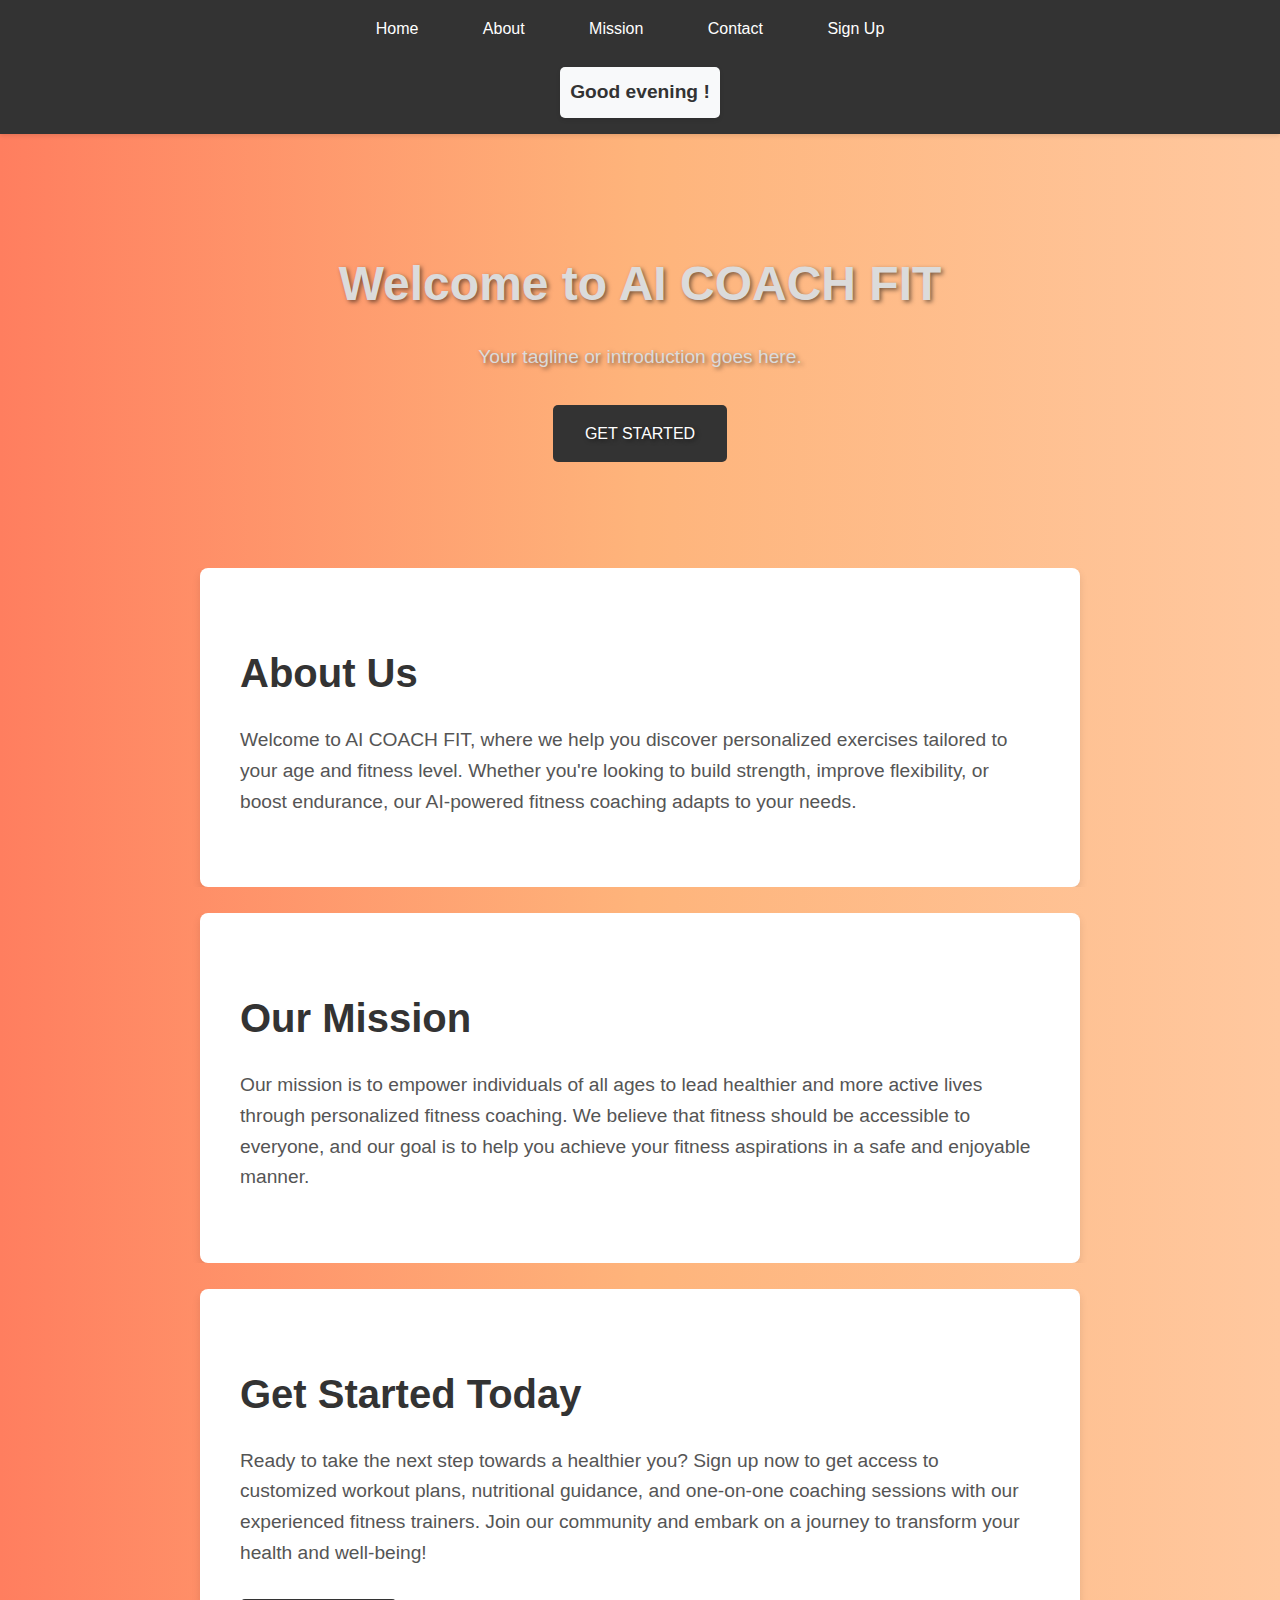
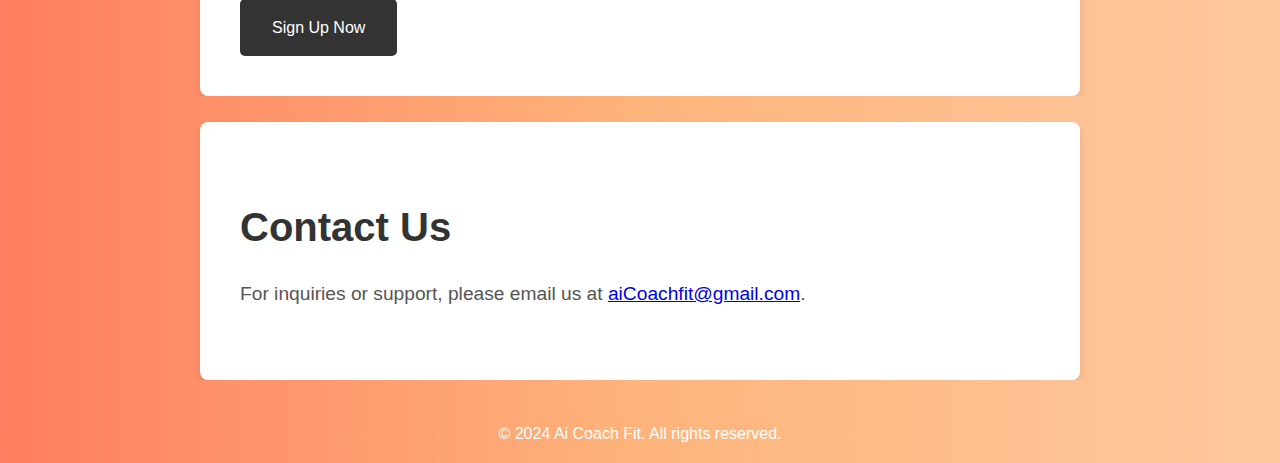
<file: index.html>
<!DOCTYPE html>
<html lang="en">
<head>
    <meta charset="UTF-8">
    <meta name="viewport" content="width=device-width, initial-scale=1.0">
    <title>Home Page</title>
    <link rel="stylesheet" href="style.css">
</head>
<body>
    <header>
        <nav>
            <ul class="navbar">
                <li><a href="#home">Home</a></li>
                <li><a href="#about">About</a></li>
                <li><a href="#Mission">Mission</a></li>
                <li><a href="#contact">Contact</a></li>
                <li class="signup"><a href="signup.html">Sign Up</a></li><br><br>
                <li id="time"><span id="greeting"></span></li>
            </ul>
        </nav>
    </header>

    <section id="home" class="hero">
        <div class="hero-content">
            <h1>Welcome to AI COACH FIT</h1>
            <p>Your tagline or introduction goes here.</p>
            <a href="signup.html" class="btn">GET STARTED</a>
        </div>
    </section>
    <br>
    <section id="about" class="section">
        <div class="section-content">
            <h2>About Us</h2>
            <p>Welcome to AI COACH FIT, where we help you discover personalized exercises tailored to your age and fitness level. Whether you're looking to build strength, improve flexibility, or boost endurance, our AI-powered fitness coaching adapts to your needs.</p>

        </div>
    </section>
    <br>
    <section id="Mission" class="section">
        <div class="section-content">
        <h2>Our Mission</h2>
        <p>Our mission is to empower individuals of all ages to lead healthier and more active lives through personalized fitness coaching. We believe that fitness should be accessible to everyone, and our goal is to help you achieve your fitness aspirations in a safe and enjoyable manner.</p>
        </div>
    </section>
    <br>
    <section id="#" class="section">
        <div class="section-content">
        <h2>Get Started Today</h2>
        <p>Ready to take the next step towards a healthier you? Sign up now to get access to customized workout plans, nutritional guidance, and one-on-one coaching sessions with our experienced fitness trainers. Join our community and embark on a journey to transform your health and well-being!</p>
        <a href="signup.html" class="btn">Sign Up Now</a>
        </div>
    </section>
    <br>
    <section id="contact" class="section">
        <div class="section-content">
            <h2>Contact Us</h2>
            <p>For inquiries or support, please email us at <a href="mailto:aiCoachfit@gmail.com">aiCoachfit@gmail.com</a>.</p>
        </div>
    </section>
    <br>
    <footer>
        <div style="text-align: center;"class="copyright">
            <p>&copy; 2024 Ai Coach Fit. All rights reserved.</p>
        </div>
    </footer>
    <script>
        document.addEventListener('DOMContentLoaded', function() {
            const date = new Date();
            const hour = date.getHours();

            let greeting = '';
            if (hour >= 5 && hour < 12) {
                greeting = 'Good morning !';
            } else if (hour >= 12 && hour < 18) {
                greeting = 'Good afternoon !';
            } else {
                greeting = 'Good evening !';
            }

            document.getElementById('greeting').textContent = greeting;
        });
    </script>
</body>
</html>
</file>
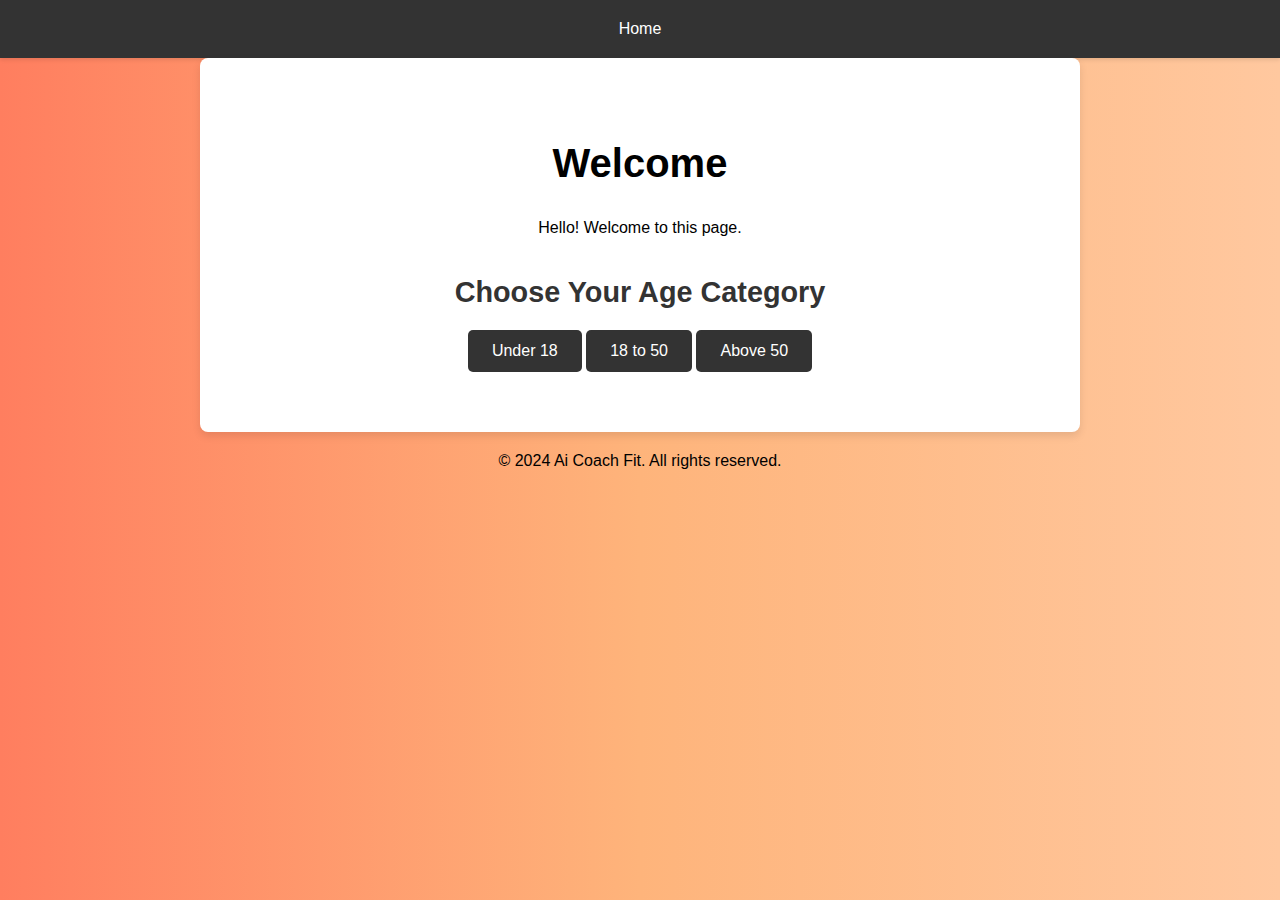
<file: main.html>
<!DOCTYPE html>
<html lang="en">
<head>
    <meta charset="UTF-8">
    <meta name="viewport" content="width=device-width, initial-scale=1.0">
    <link rel="stylesheet" href="styless.css">
    <title>Welcome Page</title>
</head>
<body>
    <header>
        <nav>
            <ul class="navbar">
                <li><a href="index.html">Home</a></li>
            </ul>
        </nav>
    </header>

    <div class="container">
        <h2 class="welcomeMessage">Welcome</h2>
        <div id="welcomeMessage"></div>

        <h3>Choose Your Age Category</h3>
        <div class="age-buttons">
            <button onclick="showCategory('under18')">Under 18</button>
            <button onclick="showCategory('18to50')">18 to 50</button>
            <button onclick="showCategory('above50')">Above 50</button>
        </div>

        <section id="under18" class="hiddenSection">
            <h3>Exercises for Under 18</h3>
            <p>Explore age-appropriate exercises to maintain fitness and promote healthy growth for individuals under 18 years old.</p>
            <br>
            <h4>Exercises:</h4>
            <br>
            <ul>
                <li>Running or Jogging</li>
                <li>Jump Rope</li>
                <li>Cycling</li>
                <li>Dancing</li>
                <li>Swimming</li>
                <li>Bodyweight Exercises: Push-ups, squats, lunges, planks</li>
                <li>Yoga or Pilates for flexibility</li>
            </ul>
            <br>
            <h4>Healthy Foods:</h4>
            <br>
            <ul>
                <li>Fruits: Apples, bananas, berries</li>
                <li>Vegetables: Carrots, broccoli, spinach</li>
                <li>Lean Proteins: Chicken, fish, tofu</li>
                <li>Whole Grains: Brown rice, quinoa, whole wheat bread</li>
                <li>Dairy or Alternatives: Greek yogurt, almond milk</li>
                <li>Snacks: Nuts, seeds, hummus with veggies</li>
            </ul>
            <br>
            <p>For individuals under 18, it's crucial to focus on building a strong foundation for overall health and fitness. At this age, emphasis should be placed on regular physical activity that promotes growth, development, and endurance. Incorporating a variety of exercises like running, cycling, swimming, and bodyweight movements (such as push-ups, squats, and planks) helps to enhance cardiovascular health, muscular strength, and flexibility. It's important to prioritize proper form and technique to prevent injury and ensure optimal growth. Additionally, maintaining a balanced diet rich in fruits, vegetables, lean proteins, whole grains, and healthy snacks provides essential nutrients to support growth and development. By adopting healthy habits early on, individuals can establish a solid foundation for lifelong wellness and physical fitness.</p>
        </section>

        <section id="18to50" class="hiddenSection">
            <h3>Exercises for 18 to 50</h3>
            <p>Discover a variety of exercises suitable for adults aged 18 to 50 years to enhance strength, flexibility, and cardiovascular health.</p>
            <p>Individuals in this age group should focus on a balanced fitness routine that includes:</p>
            <ul>
                <li><strong>Strength Training:</strong> Incorporate resistance exercises like weightlifting, bodyweight workouts, and resistance band exercises to build and maintain muscle mass.</li>
                <li><strong>Cardiovascular Exercises:</strong> Engage in activities such as brisk walking, jogging, cycling, or dancing to improve heart health and endurance.</li>
                <li><strong>Flexibility and Mobility:</strong> Include stretching, yoga, or Pilates to maintain flexibility and joint mobility.</li>
            </ul>
            <p>Additionally, maintain a well-rounded diet rich in the following foods:</p>
            <ul>
                <li><strong>Lean Proteins:</strong> Chicken breast, turkey, fish, tofu, lentils, beans</li>
                <li><strong>Whole Grains:</strong> Brown rice, quinoa, oats, whole wheat bread</li>
                <li><strong>Fruits and Vegetables:</strong> Spinach, broccoli, berries, apples, oranges</li>
                <li><strong>Healthy Fats:</strong> Avocado, nuts, seeds, olive oil</li>
                <li><strong>Dairy or Dairy Alternatives:</strong> Greek yogurt, almond milk, cheese (in moderation)</li>
                <li><strong>Hydration:</strong> Drink plenty of water throughout the day</li>
            </ul><br>
            <p>For adults aged 18 to 50, prioritizing a balanced fitness routine is essential for overall well-being. This age group should emphasize a combination of strength training, cardiovascular exercises, and flexibility/mobility work. Strength training helps build and maintain muscle mass, which is important for metabolism and bone health. Cardiovascular exercises such as brisk walking, jogging, or cycling improve heart health and endurance. Additionally, incorporating flexibility and mobility exercises like stretching or yoga helps maintain joint health and range of motion. Alongside physical activity, a nutritious diet rich in lean proteins, whole grains, fruits, vegetables, healthy fats, and adequate hydration supports optimal health and energy levels.</p>
        </section>

        <section id="above50" class="hiddenSection">
            <h3>Exercises for Above 50</h3>
            <p>Find gentle yet effective exercises tailored for individuals above 50 years old to improve mobility, balance, and overall well-being.</p>
            <h4>Recommended Exercises</h4>
            <ul>
                <li>Walking or brisk walking</li>
                <li>Swimming or water aerobics</li>
                <li>Cycling or stationary biking</li>
                <li>Yoga or Tai Chi for flexibility and balance</li>
                <li>Strength training with light weights or resistance bands</li>
            </ul>
            <h4>Recommended Foods</h4>
            <p>For optimal health, individuals above 50 should focus on a diet rich in:</p>
            <ul>
                <li>Lean proteins such as fish, poultry, beans, and tofu</li>
                <li>Whole grains like brown rice, quinoa, and whole wheat bread</li>
                <li>Fruits and vegetables for vitamins, minerals, and fiber</li>
                <li>Healthy fats from sources like nuts, seeds, and olive oil</li>
                <li>Low-fat dairy or dairy alternatives for calcium and vitamin D</li>
                <li>Adequate hydration with water or herbal teas</li>
            </ul>
            <p>For individuals aged 50 and above, maintaining overall health and well-being is crucial. As we age, it's important to prioritize exercises and dietary choices that support mobility, flexibility, and cardiovascular health while promoting bone density and mental clarity. Exercise routines should emphasize low-impact activities like walking, swimming, cycling, and gentle stretching exercises such as yoga or Tai Chi, which improve balance, flexibility, and muscle strength while reducing the risk of falls and injuries. Nutritionally, a balanced diet rich in lean proteins, whole grains, fruits, vegetables, and healthy fats is essential. Adequate protein intake supports muscle maintenance, while fiber from whole grains and colorful produce aids digestion and heart health. Staying hydrated is also vital, as it helps regulate body temperature, supports digestion, and maintains cognitive function. By focusing on staying active, eating a nutrient-dense diet, and staying hydrated, older adults can maintain independence, vitality, and overall quality of life.</p>
        </section>
    </div>
    <footer>
        <div style="text-align: center;"class="copyright">
            <p>&copy; 2024 Ai Coach Fit. All rights reserved.</p>
        </div>
    </footer>
    <script>
        function showCategory(category) {
            const sections = document.querySelectorAll('.hiddenSection');
            sections.forEach(section => {
                section.style.display = 'none';
            });

            const selectedSection = document.getElementById(category);
            if (selectedSection) {
                selectedSection.style.display = 'block';
                window.scrollTo({
                    top: selectedSection.offsetTop,
                    behavior: 'smooth'
                });
            }
        }

        function getQueryParam(name) {
            const urlParams = new URLSearchParams(window.location.search);
            return urlParams.get(name);
        }

        const welcomeMessage = document.getElementById('welcomeMessage');
        const name = getQueryParam('name');
        if (name) {
            welcomeMessage.textContent = `Hello, ${decodeURIComponent(name)}! Welcome to AI COACHFIT.`;
        } else {
            welcomeMessage.textContent = 'Hello! Welcome to this page.';
        }
    </script>
</body>
</html>
</file>
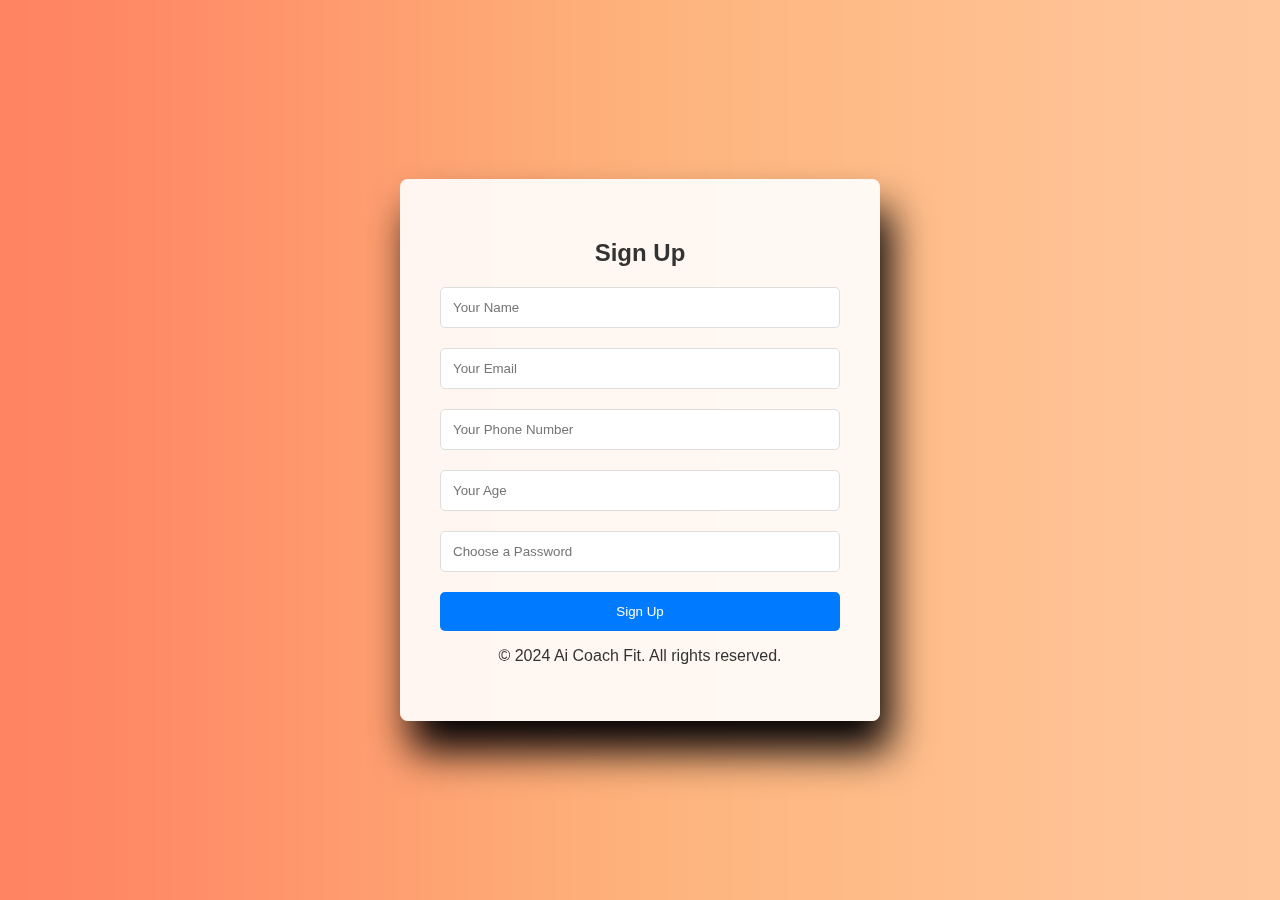
<file: signup.html>
<!DOCTYPE html>
<html lang="en">
<head>
    <meta charset="UTF-8">
    <meta name="viewport" content="width=device-width, initial-scale=1.0">
    <title>Sign Up</title>
    <link rel="stylesheet" href="styles.css">
</head>
<body>
    <div class="signup-container">
        <div class="signup-form">
            <h2>Sign Up</h2>
                <form id="nameForm">
                <div class="form-group">
        <input type="text" id="nameInput" placeholder="Your Name">
                </div>

    <form id="signup-form">
                <div class="form-group">
                    <input type="email" id="email" placeholder="Your Email" required>
                </div>
                <div class="form-group">
                    <input type="tel" id="phone" placeholder="Your Phone Number" required>
                </div>
                <div class="form-group">
                    <input type="number" id="age" placeholder="Your Age" required>
                </div>
                <div class="form-group">
                    <input type="password" id="password" placeholder="Choose a Password" required>
                </div>
                <button type="submit">Sign Up</button>
            </form>
        </form>

    <footer>
        <div class="copyright">
            <p>&copy; 2024 Ai Coach Fit. All rights reserved.</p>
        </div>
    </footer>

        </div>
    </div>




    <script>
        document.getElementById('nameForm').addEventListener('submit', function(event) {
            event.preventDefault(); 

  
            const name = document.getElementById('nameInput').value.trim();


            window.location.href = `main.html?name=${encodeURIComponent(name)}`;
        });
    </script>

</body>
</html>
</file>
<file: style.css>
@keyframes fadeInScale {
    from {
        opacity: 0;
        transform: scale(0.5);
    }
    to {
        opacity: 1;
        transform: scale(1);
    }
}

body {
    font-family: Arial, sans-serif;
    margin: 0;
    padding: 0;
    box-sizing: border-box;
    background: linear-gradient(to right, #ff7e5f, #feb47b, #ffc89f);
    color: #fff;
    line-height: 1.6;
}

header {
    background-color: #333;
    padding: 1rem 0;
    box-shadow: 0 2px 4px rgba(0, 0, 0, 0.1);
}

nav {
    text-align: center;
}

.navbar {
    list-style: none;
    padding: 0;
    margin: 0;
}

.navbar li {
    display: inline-block;
    margin-right: 20px;
    animation: fadeInScale 0.5s ease forwards;
}

.navbar li:last-child {
    margin-right: 0;
}

.navbar a {
    color: #fff;
    text-decoration: none;
    padding: 10px 20px;
    border-radius: 5px;
    transition: background-color 0.3s ease, color 0.3s ease, transform 0.3s ease;
}

.navbar a:hover {
    background-color: #fff;
    color: #333;
    transform: translateY(-3px);
}

.hero {
    text-align: center;
    padding: 5rem 0;
    background-image: url('https://www.shutterstock.com/image-photo/hologram-athlete-running-wellness-exercise-600nw-2240460425.jpg');
    background-size: cover;
    background-position: center;
    background-repeat: no-repeat;
    position: relative;
    overflow: hidden;
    transition: transform 0.3s ease;
}

.hero:hover {
    transform: scale(1.05);
}

.hero::before {
    content: '';
    position: absolute;
    top: 0;
    left: 0;
    width: 100%;
    height: 100%;
    background-color: rgba(0, 0, 0, 0.3);
    z-index: 1;
    opacity: 0;
    transition: opacity 0.3s ease;
}

.hero:hover::before {
    opacity: 0.5;
}

.hero-content {
    position: relative;
    z-index: 2;
    color: #dbdbdb;
    text-shadow: 2px 2px 4px rgba(0, 0, 0, 0.5);
    animation: moveText 3s ease infinite alternate;
}

@keyframes moveText {
    0% {
        transform: translateY(0);
    }
    50% {
        transform: translateY(-10px);
    }
    100% {
        transform: translateY(0);
    }
}

.hero h1 {
    font-size: 3rem;
    margin-bottom: 1rem;
}

.hero p {
    font-size: 1.2rem;
    margin-bottom: 2rem;
}

.btn {
    display: inline-block;
    padding: 1rem 2rem;
    background-color: #333;
    color: #fff;
    text-decoration: none;
    border-radius: 5px;
    transition: background-color 0.3s ease;
}

.btn:hover {
    background-color: #555;
}

.section {
    transition: background-color 0.3s ease;
    position: relative;
    overflow: hidden;
}

.section:hover {
    background-color: #f8f9fa;
}

.section:hover .section-content {
    transform: scale(1.05);
    filter: brightness(1.1) contrast(1.1);
    box-shadow: 0 8px 16px rgba(0, 0, 0, 0.2);
}

.section-content {
    max-width: 800px;
    margin: 0 auto;
    padding: 40px;
    background-color: #ffffff;
    border-radius: 8px;
    box-shadow: 0 4px 8px rgba(0, 0, 0, 0.1);
    transition: transform 0.3s ease, filter 0.3s ease, box-shadow 0.3s ease;
}

.section-content h2 {
    font-size: 2.5em;
    color: #333333;
    margin-bottom: 20px;
}

.section-content p {
    font-size: 1.2em;
    color: #555555;
    line-height: 1.6;
    margin-bottom: 30px;
}

.section-content ul {
    list-style: none;
    padding: 0;
}

.section-content ul li {
    font-size: 1.2em;
    color: #555555;
    margin-bottom: 10px;
}

@media (max-width: 768px) {
    .hero {
        padding: 2rem 0;
    }
    .hero h1 {
        font-size: 2.5rem;
    }
    .navbar li {
        margin-right: 10px;
    }
    .hero p {
        font-size: 1.2em;
    }
    .navbar {
        flex-direction: column;
        align-items: center;
    }
}

#time {
    font-size: 1.2em;
    font-weight: bold;
    color: #333333;
    padding: 10px;
    background-color: #f8f9fa;
    border-radius: 5px;
    box-shadow: 0 2px 4px rgba(0, 0, 0, 0.1);
    display: inline-block;
    transition: transform 0.2s ease;
}

#time:hover {
    color: #000000;
    cursor: pointer;
    transform: scale(1.05) rotate(-1deg);
}

@keyframes vibrate {
    0% { transform: translate(0); }
    20% { transform: translate(-2px, 2px); }
    40% { transform: translate(2px, -2px); }
    60% { transform: translate(2px, 2px); }
    80% { transform: translate(-2px, -2px); }
    100% { transform: translate(0); }
}

#time:hover {
    animation: vibrate 0.4s ease;
}
</file>
<file: styless.css>
body {
    font-family: Arial, sans-serif;
    margin: 0;
    padding: 0;
    box-sizing: border-box;
    background: linear-gradient(to right, #ff7e5f, #feb47b, #ffc89f);
    color: #000;
    line-height: 1.6;
}

header {
    background-color: #333;
    padding: 1rem 0;
    box-shadow: 0 2px 4px rgba(0, 0, 0, 0.1);
}

nav {
    text-align: center;
}

.navbar {
    list-style: none;
    padding: 0;
    margin: 0;
}

.navbar li {
    display: inline-block;
    margin-right: 20px;
    animation: fadeInScale 0.5s ease forwards;
}

.navbar li:last-child {
    margin-right: 0;
}

.navbar a {
    color: #fff;
    text-decoration: none;
    padding: 10px 20px;
    border-radius: 5px;
    transition: background-color 0.3s ease, color 0.3s ease, transform 0.3s ease;
}

.navbar a:hover {
    background-color: #fff;
    color: #333;
    transform: translateY(-3px);
}

.container {
    max-width: 800px;
    margin: 0 auto;
    padding: 40px;
    background-color: #ffffff;
    border-radius: 8px;
    box-shadow: 0 4px 8px rgba(0, 0, 0, 0.1);
    text-align: center;
}

.container h2 {
    font-size: 2.5em;
    margin-bottom: 20px;
}

.container section {
    display: none;
    margin-bottom: 40px;
}

.container h3 {
    font-size: 1.8em;
    color: #333;
    margin-bottom: 15px;
}

.container h4 {
    font-size: 1.4em;
    color: #555;
    margin-bottom: 10px;
}

.container p {
    font-size: 1.2em;
    color: #555;
    line-height: 1.6;
    margin-bottom: 20px;
}

.container ul {
    text-align: left;
    margin-bottom: 20px;
}

.container ul li {
    font-size: 1.2em;
    color: #333;
    margin-bottom: 8px;
}

.btn {
    display: inline-block;
    padding: 10px 20px;
    background-color: #333;
    color: #fff;
    text-decoration: none;
    border-radius: 5px;
    transition: background-color 0.3s ease;
}

.btn:hover {
    background-color: #555;
}

.age-buttons {
    text-align: center;
    margin-bottom: 20px;
}

.age-buttons button {
    padding: 12px 24px;
    font-size: 16px;
    background-color: #333;
    color: #fff;
    border: none;
    border-radius: 5px;
    cursor: pointer;
    transition: background-color 0.3s ease, transform 0.3s ease;
}

.age-buttons button:hover {
    background-color: #555;
    transform: translateY(-2px);
}
</file>
<file: styles.css>
body {
    font-family: 'Segoe UI', Tahoma, Geneva, Verdana, sans-serif;
    margin: 0;
    padding: 0;
    box-sizing: border-box;
    color: #333;
    display: flex;
    justify-content: center;
    align-items: center;
    height: 100vh;
    background: linear-gradient(to right, #ff7e5f, #feb47b, #ffc89f);
    backdrop-filter: blur(100px); 
    overflow: hidden; 
}

.signup-container {
    position: relative;
    width: 90%;
    max-width: 400px;
    background-color: rgba(255, 255, 255, 0.9); 
    backdrop-filter: blur(8px); 
    border-radius: 8px;
    padding: 40px;
    box-shadow: 10px 30px 40px rgba(2, 1, 3, 2);
}

.signup-form {
    text-align: center;
}

.signup-form h2 {
    margin-bottom: 20px;
    color: #333;
}

.form-group {
    margin-bottom: 20px;
}

input[type="text"],
input[type="email"],
input[type="tel"],
input[type="number"],
input[type="password"] {
    width: 100%;
    padding: 12px;
    border: 1px solid #ddd;
    border-radius: 5px;
    box-sizing: border-box;
    transition: border-color 0.3s ease;
}

input[type="text"]:focus,
input[type="email"]:focus,
input[type="tel"]:focus,
input[type="number"]:focus,
input[type="password"]:focus {
    border-color: #007bff;
}

button {
    width: 100%;
    padding: 12px;
    background-color: #007bff;
    color: #fff;
    border: none;
    border-radius: 5px;
    cursor: pointer;
    transition: background-color 0.3s ease;
}

button:hover {
    background-color: #0056b3;
}

.link {
    font-size: 14px;
    color: #007bff;
    text-decoration: none;
    transition: color 0.3s ease;
}

.link:hover {
    color: #0056b3;
}
</file>
